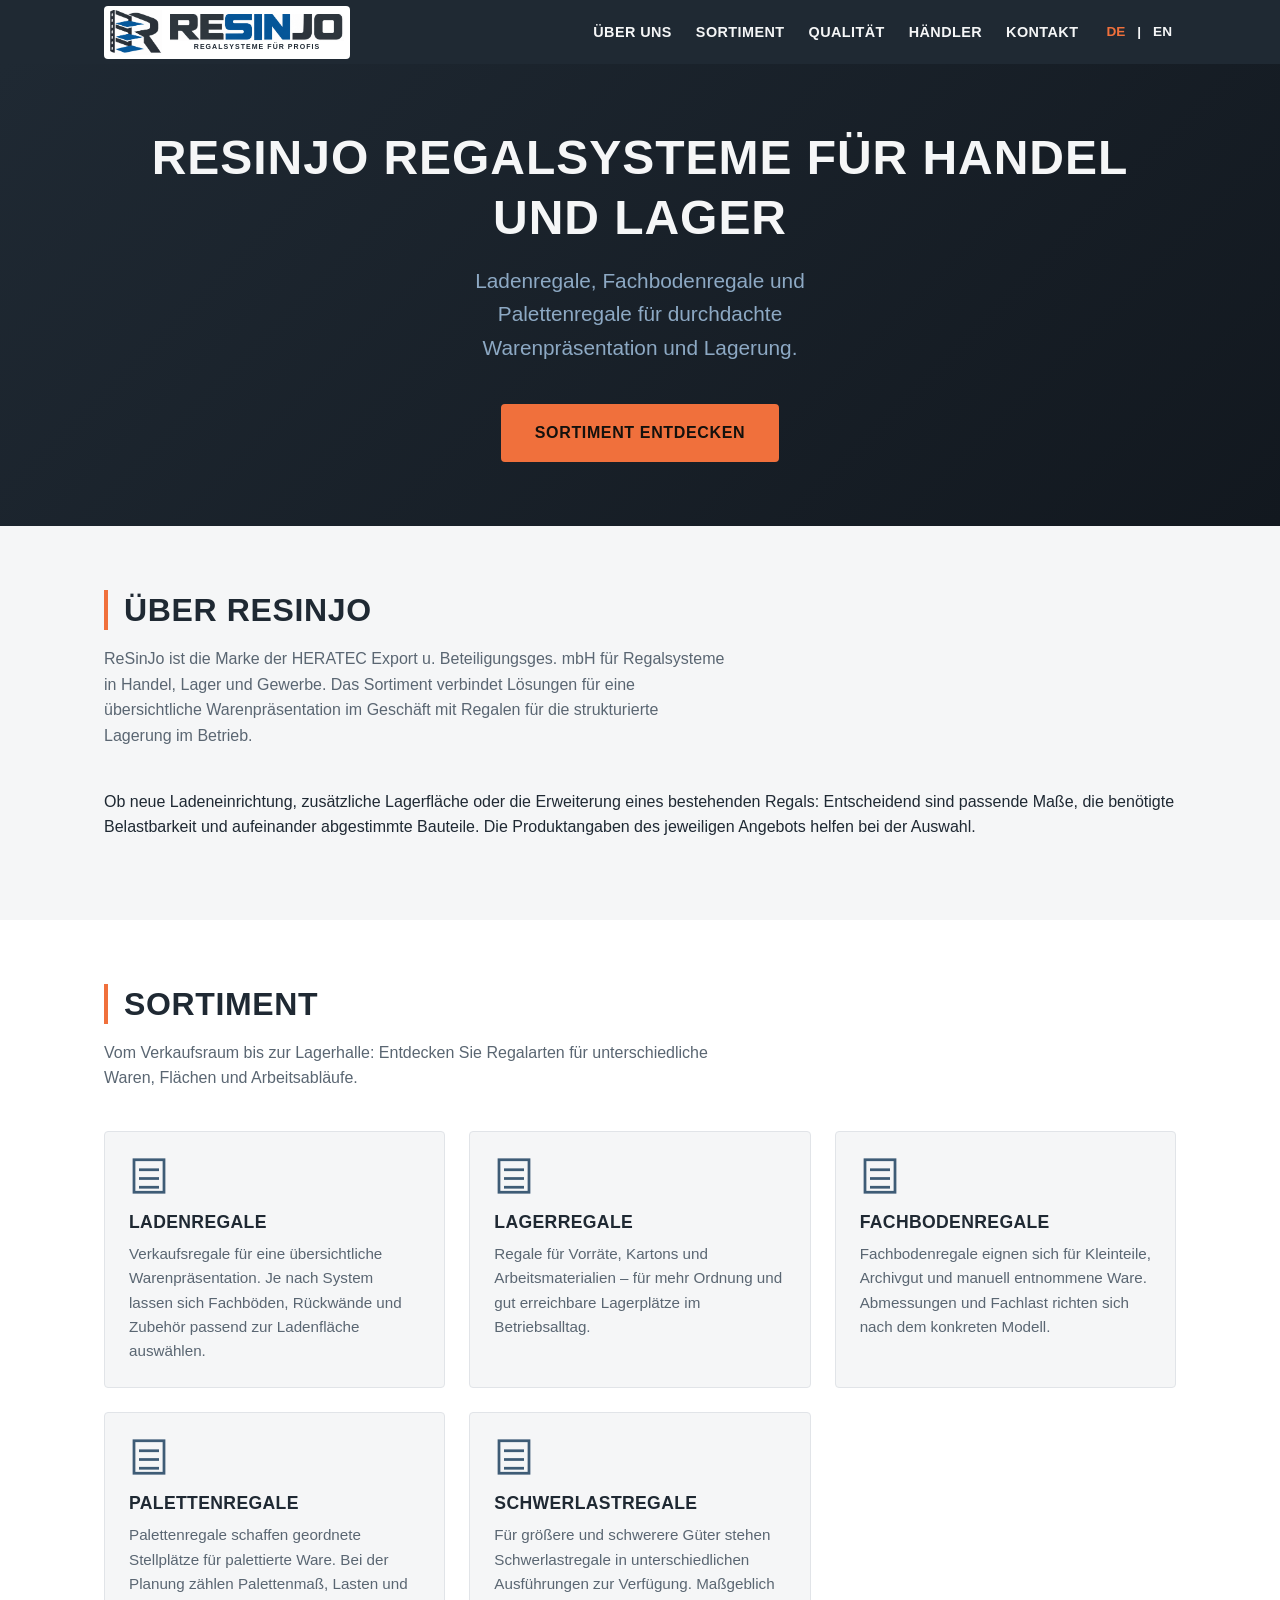
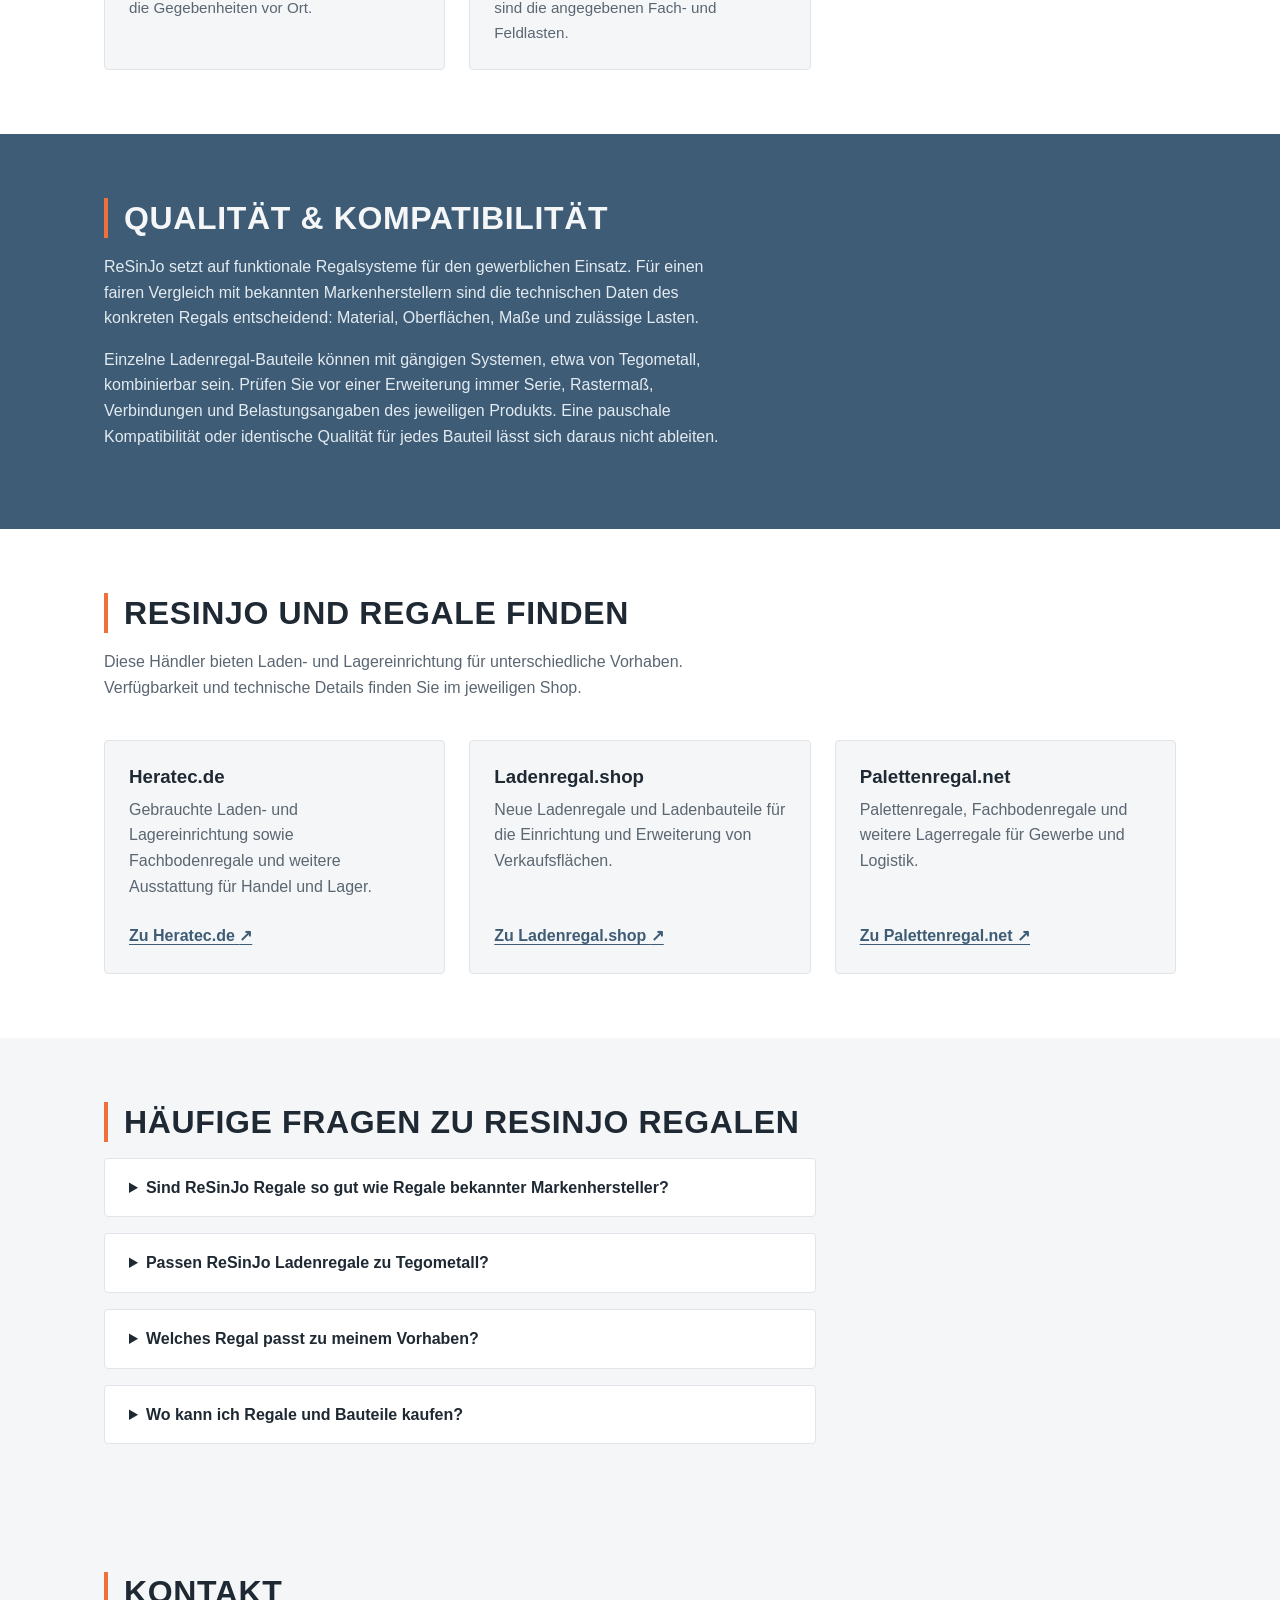
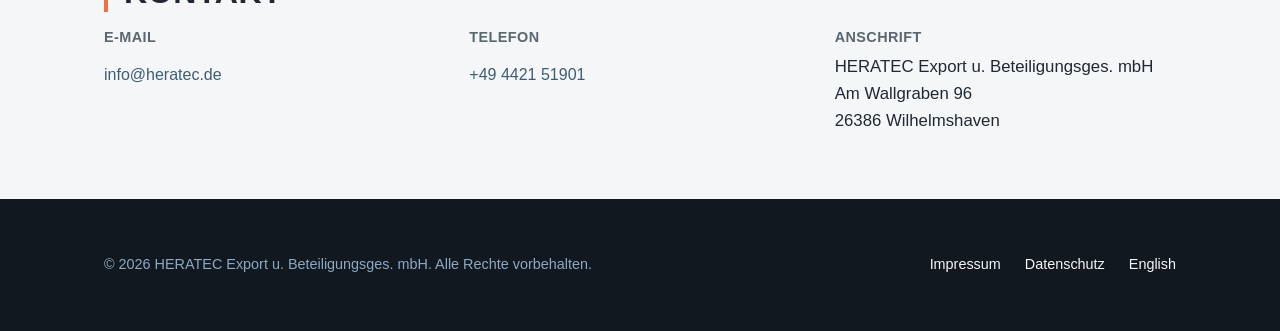
<file: index.html>
<!doctype html>
<html lang="de">
<head>
<meta charset="UTF-8">
<meta name="viewport" content="width=device-width, initial-scale=1">
<title>ReSinJo Regalsysteme: Ladenregale &amp; Lagerregale</title>
<meta name="description" content="ReSinJo Regalsysteme für Handel und Lager: Ladenregale, Fachbodenregale, Palettenregale und Schwerlastregale. Sortiment, Qualität und Bezugsquellen entdecken.">
<link rel="canonical" href="https://www.resinjo.de/">
<link rel="alternate" hreflang="de" href="https://www.resinjo.de/">
<link rel="alternate" hreflang="en" href="https://www.resinjo.com/">
<link rel="alternate" hreflang="x-default" href="https://www.resinjo.com/">
<meta property="og:type" content="website">
<meta property="og:site_name" content="ReSinJo">
<meta property="og:title" content="ReSinJo Regalsysteme: Ladenregale &amp; Lagerregale">
<meta property="og:description" content="Ladenregale, Fachbodenregale, Palettenregale und Schwerlastregale für Handel und Lager.">
<meta property="og:url" content="https://www.resinjo.de/">
<meta property="og:locale" content="de_DE">
<meta name="theme-color" content="#1f2933">
<link rel="icon" type="image/png" href="assets/resinjo-logo.png">
<link rel="stylesheet" href="styles.css">
<script type="application/ld+json">
{
  "@context": "https://schema.org",
  "@type": "Organization",
  "name": "ReSinJo",
  "url": "https://www.resinjo.de/",
  "brand": "ReSinJo",
  "email": "info@heratec.de",
  "telephone": "+49442151901",
  "parentOrganization": {
    "@type": "Organization",
    "name": "HERATEC Export u. Beteiligungsges. mbH"
  }
}
</script>
</head>
<body>
<header class="site-header">
  <div class="container">
    <a class="logo" href="index.html" aria-label="RESINJO Startseite">
      <span class="logo-mark" aria-hidden="true"></span>
      <span class="logo-type"><span class="logo-wordmark" aria-hidden="true"></span><span class="logo-tagline">REGALSYSTEME FÜR PROFIS</span></span>
    </a>
    <div class="header-right">
      <nav id="main-nav" class="main-nav" aria-label="Hauptnavigation">
        <ul>
          <li><a href="#about">Über uns</a></li>
          <li><a href="#range">Sortiment</a></li>
          <li><a href="#quality">Qualität</a></li>
          <li><a href="#dealers">Händler</a></li>
          <li><a href="#contact">Kontakt</a></li>
        </ul>
      </nav>
      <div class="lang-switch">
        <a href="index.html" aria-current="true">DE</a>
        <span aria-hidden="true">|</span>
        <a href="https://www.resinjo.com/">EN</a>
      </div>
      <button class="nav-toggle" type="button" aria-controls="main-nav" aria-expanded="false" aria-label="Navigation umschalten">
        <svg viewBox="0 0 24 24" fill="none" stroke="currentColor" stroke-width="2" stroke-linecap="round" aria-hidden="true" focusable="false">
          <line x1="3" y1="6" x2="21" y2="6"/>
          <line x1="3" y1="12" x2="21" y2="12"/>
          <line x1="3" y1="18" x2="21" y2="18"/>
        </svg>
      </button>
    </div>
  </div>
</header>

<main>
  <section class="hero">
    <div class="container">
      <h1>ReSinJo Regalsysteme für Handel und Lager</h1>
      <p class="lead">Ladenregale, Fachbodenregale und Palettenregale für durchdachte Warenpräsentation und Lagerung.</p>
      <a class="button" href="#range">Sortiment entdecken</a>
    </div>
  </section>

  <section id="about" class="section">
    <div class="container">
      <h2 class="section-title">Über ReSinJo</h2>
      <p class="section-lead">ReSinJo ist die Marke der HERATEC Export u. Beteiligungsges. mbH für Regalsysteme in Handel, Lager und Gewerbe. Das Sortiment verbindet Lösungen für eine übersichtliche Warenpräsentation im Geschäft mit Regalen für die strukturierte Lagerung im Betrieb.</p>
      <p>Ob neue Ladeneinrichtung, zusätzliche Lagerfläche oder die Erweiterung eines bestehenden Regals: Entscheidend sind passende Maße, die benötigte Belastbarkeit und aufeinander abgestimmte Bauteile. Die Produktangaben des jeweiligen Angebots helfen bei der Auswahl.</p>
    </div>
  </section>

  <section id="range" class="section section--alt">
    <div class="container">
      <h2 class="section-title">Sortiment</h2>
      <p class="section-lead">Vom Verkaufsraum bis zur Lagerhalle: Entdecken Sie Regalarten für unterschiedliche Waren, Flächen und Arbeitsabläufe.</p>
      <div class="product-grid">
        <article class="product-card">
          <svg viewBox="0 0 32 32" fill="none" stroke="currentColor" stroke-width="2.2" aria-hidden="true" focusable="false"><rect x="4" y="3" width="24" height="26"/><line x1="8" y1="11" x2="24" y2="11"/><line x1="8" y1="18" x2="24" y2="18"/><line x1="8" y1="25" x2="24" y2="25"/></svg>
          <h3>Ladenregale</h3>
          <p>Verkaufsregale für eine übersichtliche Warenpräsentation. Je nach System lassen sich Fachböden, Rückwände und Zubehör passend zur Ladenfläche auswählen.</p>
        </article>
        <article class="product-card">
          <svg viewBox="0 0 32 32" fill="none" stroke="currentColor" stroke-width="2.2" aria-hidden="true" focusable="false"><rect x="4" y="3" width="24" height="26"/><line x1="8" y1="11" x2="24" y2="11"/><line x1="8" y1="18" x2="24" y2="18"/><line x1="8" y1="25" x2="24" y2="25"/></svg>
          <h3>Lagerregale</h3>
          <p>Regale für Vorräte, Kartons und Arbeitsmaterialien – für mehr Ordnung und gut erreichbare Lagerplätze im Betriebsalltag.</p>
        </article>
        <article class="product-card">
          <svg viewBox="0 0 32 32" fill="none" stroke="currentColor" stroke-width="2.2" aria-hidden="true" focusable="false"><rect x="4" y="3" width="24" height="26"/><line x1="8" y1="11" x2="24" y2="11"/><line x1="8" y1="18" x2="24" y2="18"/><line x1="8" y1="25" x2="24" y2="25"/></svg>
          <h3>Fachbodenregale</h3>
          <p>Fachbodenregale eignen sich für Kleinteile, Archivgut und manuell entnommene Ware. Abmessungen und Fachlast richten sich nach dem konkreten Modell.</p>
        </article>
        <article class="product-card">
          <svg viewBox="0 0 32 32" fill="none" stroke="currentColor" stroke-width="2.2" aria-hidden="true" focusable="false"><rect x="4" y="3" width="24" height="26"/><line x1="8" y1="11" x2="24" y2="11"/><line x1="8" y1="18" x2="24" y2="18"/><line x1="8" y1="25" x2="24" y2="25"/></svg>
          <h3>Palettenregale</h3>
          <p>Palettenregale schaffen geordnete Stellplätze für palettierte Ware. Bei der Planung zählen Palettenmaß, Lasten und die Gegebenheiten vor Ort.</p>
        </article>
        <article class="product-card">
          <svg viewBox="0 0 32 32" fill="none" stroke="currentColor" stroke-width="2.2" aria-hidden="true" focusable="false"><rect x="4" y="3" width="24" height="26"/><line x1="8" y1="11" x2="24" y2="11"/><line x1="8" y1="18" x2="24" y2="18"/><line x1="8" y1="25" x2="24" y2="25"/></svg>
          <h3>Schwerlastregale</h3>
          <p>Für größere und schwerere Güter stehen Schwerlastregale in unterschiedlichen Ausführungen zur Verfügung. Maßgeblich sind die angegebenen Fach- und Feldlasten.</p>
        </article>
      </div>
    </div>
  </section>

  <section id="quality" class="section quality">
    <div class="container">
      <h2 class="section-title">Qualität &amp; Kompatibilität</h2>
      <p>ReSinJo setzt auf funktionale Regalsysteme für den gewerblichen Einsatz. Für einen fairen Vergleich mit bekannten Markenherstellern sind die technischen Daten des konkreten Regals entscheidend: Material, Oberflächen, Maße und zulässige Lasten.</p>
      <p>Einzelne Ladenregal-Bauteile können mit gängigen Systemen, etwa von Tegometall, kombinierbar sein. Prüfen Sie vor einer Erweiterung immer Serie, Rastermaß, Verbindungen und Belastungsangaben des jeweiligen Produkts. Eine pauschale Kompatibilität oder identische Qualität für jedes Bauteil lässt sich daraus nicht ableiten.</p>
    </div>
  </section>

  <section id="dealers" class="section section--alt">
    <div class="container">
      <h2 class="section-title">ReSinJo und Regale finden</h2>
      <p class="section-lead">Diese Händler bieten Laden- und Lagereinrichtung für unterschiedliche Vorhaben. Verfügbarkeit und technische Details finden Sie im jeweiligen Shop.</p>
      <div class="dealer-grid">
        <article class="dealer-card">
          <h3>Heratec.de</h3>
          <p>Gebrauchte Laden- und Lagereinrichtung sowie Fachbodenregale und weitere Ausstattung für Handel und Lager.</p>
          <a href="https://heratec.de/">Zu Heratec.de <span aria-hidden="true">↗</span></a>
        </article>
        <article class="dealer-card">
          <h3>Ladenregal.shop</h3>
          <p>Neue Ladenregale und Ladenbauteile für die Einrichtung und Erweiterung von Verkaufsflächen.</p>
          <a href="https://ladenregal.shop/">Zu Ladenregal.shop <span aria-hidden="true">↗</span></a>
        </article>
        <article class="dealer-card">
          <h3>Palettenregal.net</h3>
          <p>Palettenregale, Fachbodenregale und weitere Lagerregale für Gewerbe und Logistik.</p>
          <a href="https://www.palettenregal.net/">Zu Palettenregal.net <span aria-hidden="true">↗</span></a>
        </article>
      </div>
    </div>
  </section>

  <section id="faq" class="section">
    <div class="container">
      <h2 class="section-title">Häufige Fragen zu ReSinJo Regalen</h2>
      <div class="faq-list">
        <details><summary>Sind ReSinJo Regale so gut wie Regale bekannter Markenhersteller?</summary><p>Ob ein Regal für Ihren Einsatz gleichwertig geeignet ist, hängt vom konkreten Modell ab. Vergleichen Sie Maße, Material, Verarbeitung und die ausgewiesenen Fach- und Feldlasten. Eine allgemeine Gleichwertigkeit für alle Produkte wäre ohne produktspezifischen Vergleich nicht seriös.</p></details>
        <details><summary>Passen ReSinJo Ladenregale zu Tegometall?</summary><p>Bei einzelnen Bauteilen ist eine Kombination mit gängigen Systemen möglich. Die Passung hängt von Serie, Rastermaß und Verbindung ab. Vergleichen Sie die Produktdaten oder fragen Sie vor dem Kauf beim jeweiligen Händler nach.</p></details>
        <details><summary>Welches Regal passt zu meinem Vorhaben?</summary><p>Für die Warenpräsentation eignen sich Ladenregale, für manuell entnommene Kleinteile Fachbodenregale und für palettierte Ware Palettenregale. Bei schweren Gütern prüfen Sie zusätzlich die angegebenen Lasten und die Anforderungen am Aufstellort.</p></details>
        <details><summary>Wo kann ich Regale und Bauteile kaufen?</summary><p>Die oben verlinkten Händler führen unterschiedliche Sortimente: gebrauchte Einrichtung und Lagerausstattung bei Heratec.de, neue Ladenregale und Bauteile bei Ladenregal.shop sowie Paletten- und weitere Lagerregale bei Palettenregal.net.</p></details>
      </div>
    </div>
  </section>

  <section id="contact" class="section">
    <div class="container">
      <h2 class="section-title">Kontakt</h2>
      <div class="contact-grid">
        <div class="contact-item">
          <h3>E-Mail</h3>
          <p><a href="mailto:info@heratec.de">info@heratec.de</a></p>
        </div>
        <div class="contact-item">
          <h3>Telefon</h3>
          <p><a href="tel:+49442151901">+49 4421 51901</a></p>
        </div>
        <div class="contact-item">
          <h3>Anschrift</h3>
          <address>HERATEC Export u. Beteiligungsges. mbH<br>Am Wallgraben 96<br>26386 Wilhelmshaven</address>
        </div>
      </div>
    </div>
  </section>
</main>

<footer class="site-footer">
  <div class="container footer-inner">
    <p>&copy; <span id="year">2026</span> HERATEC Export u. Beteiligungsges. mbH. Alle Rechte vorbehalten.</p>
    <ul class="footer-links">
      <li><a href="impressum.html">Impressum</a></li>
      <li><a href="datenschutz.html">Datenschutz</a></li>
      <li><a href="https://www.resinjo.com/">English</a></li>
    </ul>
  </div>
</footer>

<script defer src="script.js"></script>
</body>
</html>
</file>
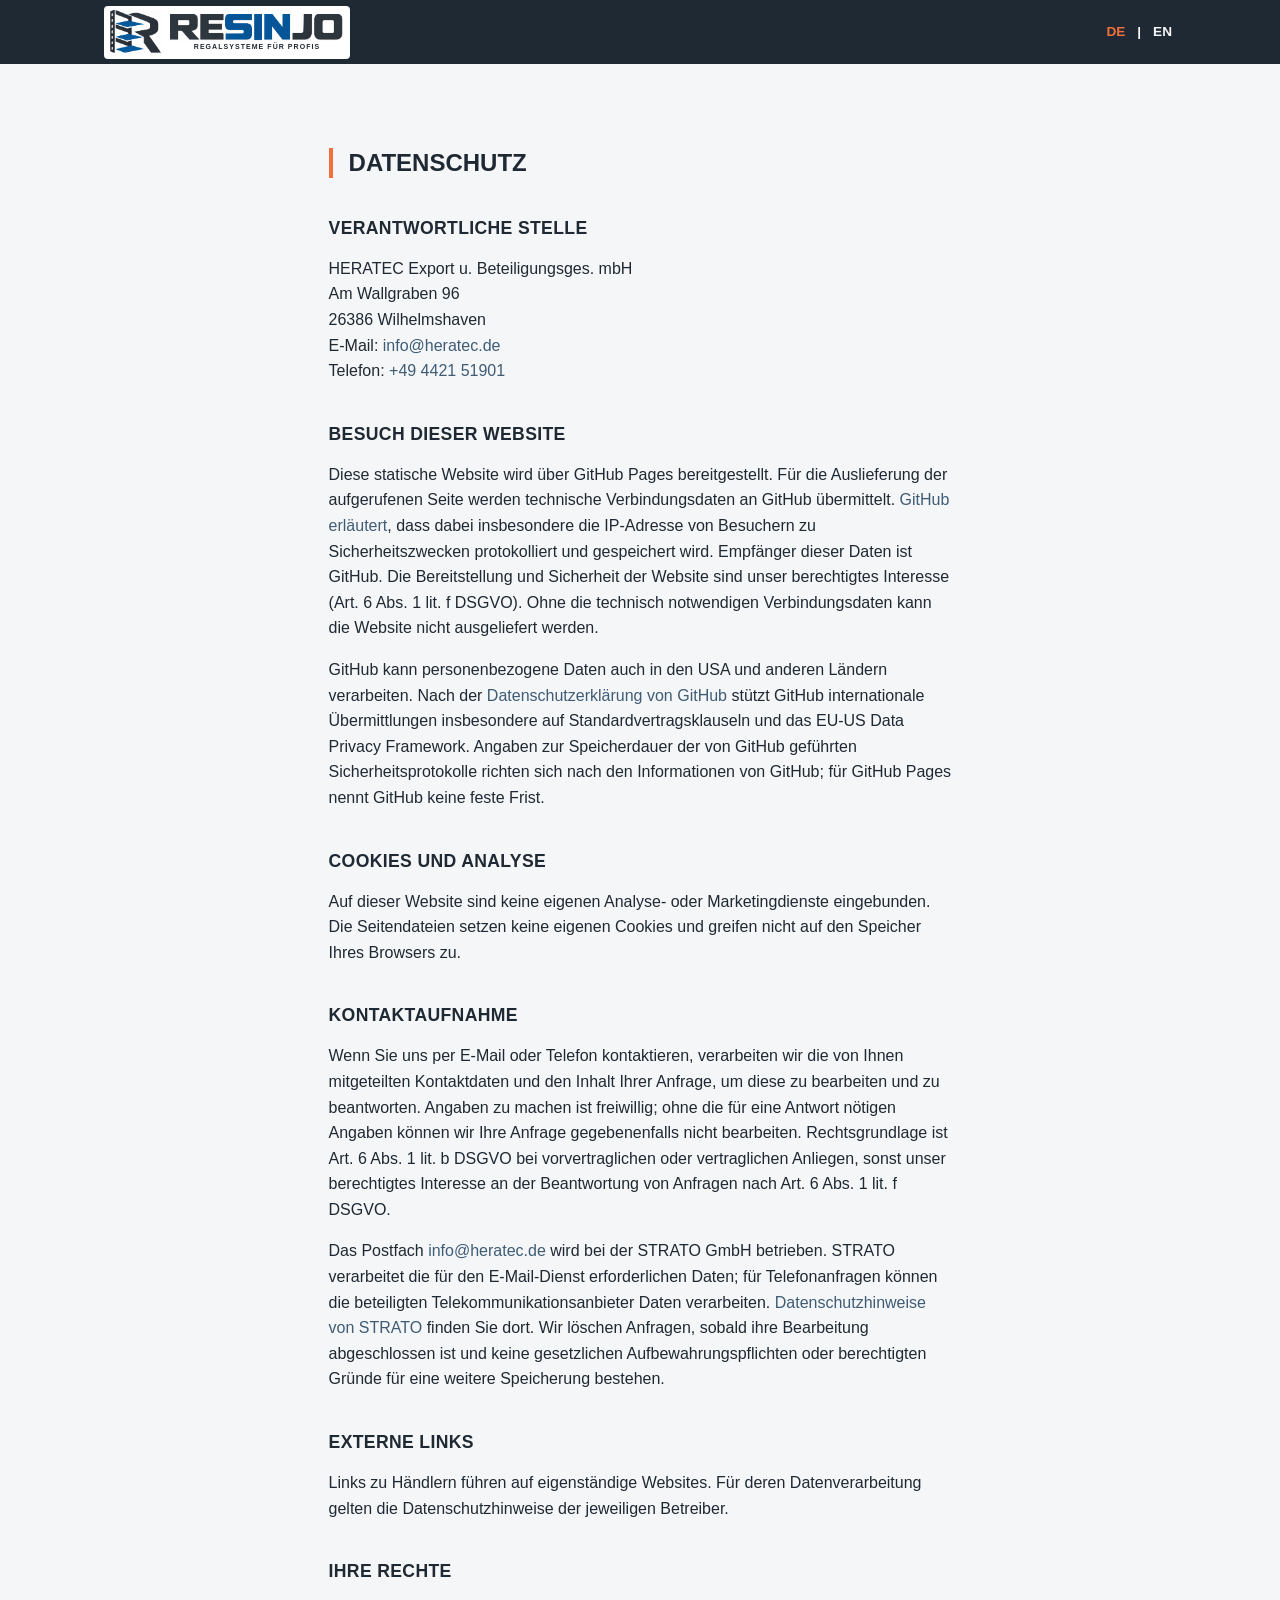
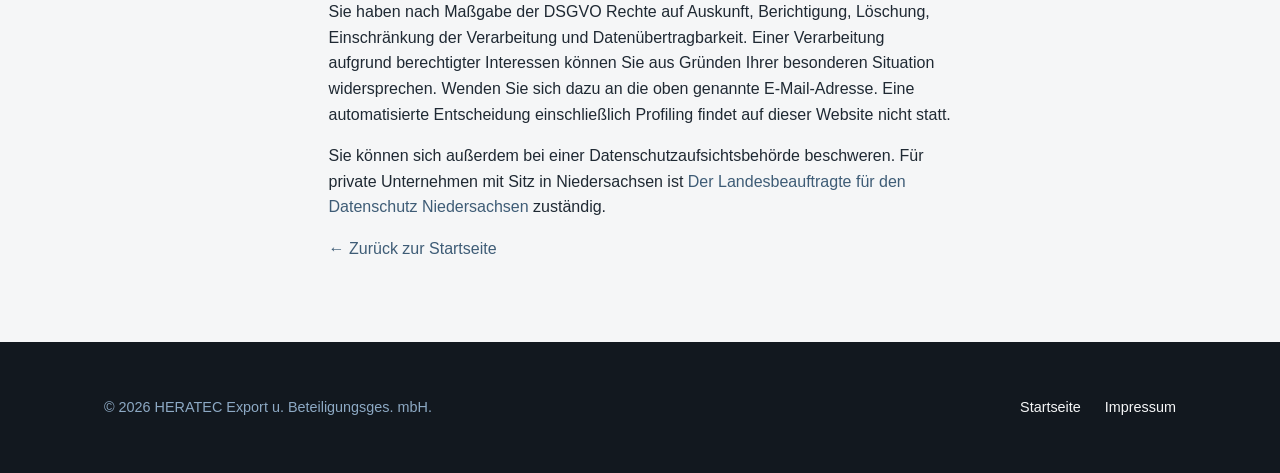
<file: datenschutz.html>
<!doctype html>
<html lang="de">
<head>
<meta charset="UTF-8">
<meta name="viewport" content="width=device-width, initial-scale=1">
<title>Datenschutz – ReSinJo</title>
<meta name="description" content="Datenschutzhinweise für die Website der Marke ReSinJo.">
<link rel="canonical" href="https://www.resinjo.de/datenschutz.html">
<link rel="alternate" hreflang="de" href="https://www.resinjo.de/datenschutz.html">
<link rel="alternate" hreflang="en" href="https://www.resinjo.com/datenschutz.html">
<link rel="alternate" hreflang="x-default" href="https://www.resinjo.com/datenschutz.html">
<meta name="theme-color" content="#1f2933">
<link rel="icon" type="image/png" href="assets/resinjo-logo.png">
<link rel="stylesheet" href="styles.css">
</head>
<body>
<header class="site-header">
  <div class="container">
    <a class="logo" href="index.html" aria-label="RESINJO Startseite">
      <span class="logo-mark" aria-hidden="true"></span>
      <span class="logo-type"><span class="logo-wordmark" aria-hidden="true"></span><span class="logo-tagline">REGALSYSTEME FÜR PROFIS</span></span>
    </a>
    <div class="lang-switch"><a href="datenschutz.html" aria-current="true">DE</a><span aria-hidden="true">|</span><a href="https://www.resinjo.com/datenschutz.html">EN</a></div>
  </div>
</header>
<main class="container"><article class="legal">
  <h1>Datenschutz</h1>
  <h2>Verantwortliche Stelle</h2>
  <p>HERATEC Export u. Beteiligungsges. mbH<br>Am Wallgraben 96<br>26386 Wilhelmshaven<br>E-Mail: <a href="mailto:info@heratec.de">info@heratec.de</a><br>Telefon: <a href="tel:+49442151901">+49 4421 51901</a></p>
  <h2>Besuch dieser Website</h2>
  <p>Diese statische Website wird über GitHub Pages bereitgestellt. Für die Auslieferung der aufgerufenen Seite werden technische Verbindungsdaten an GitHub übermittelt. <a href="https://docs.github.com/de/pages/getting-started-with-github-pages/what-is-github-pages">GitHub erläutert</a>, dass dabei insbesondere die IP-Adresse von Besuchern zu Sicherheitszwecken protokolliert und gespeichert wird. Empfänger dieser Daten ist GitHub. Die Bereitstellung und Sicherheit der Website sind unser berechtigtes Interesse (Art. 6 Abs. 1 lit. f DSGVO). Ohne die technisch notwendigen Verbindungsdaten kann die Website nicht ausgeliefert werden.</p>
  <p>GitHub kann personenbezogene Daten auch in den USA und anderen Ländern verarbeiten. Nach der <a href="https://docs.github.com/de/site-policy/privacy-policies/github-general-privacy-statement">Datenschutzerklärung von GitHub</a> stützt GitHub internationale Übermittlungen insbesondere auf Standardvertragsklauseln und das EU-US Data Privacy Framework. Angaben zur Speicherdauer der von GitHub geführten Sicherheitsprotokolle richten sich nach den Informationen von GitHub; für GitHub Pages nennt GitHub keine feste Frist.</p>
  <h2>Cookies und Analyse</h2>
  <p>Auf dieser Website sind keine eigenen Analyse- oder Marketingdienste eingebunden. Die Seitendateien setzen keine eigenen Cookies und greifen nicht auf den Speicher Ihres Browsers zu.</p>
  <h2>Kontaktaufnahme</h2>
  <p>Wenn Sie uns per E-Mail oder Telefon kontaktieren, verarbeiten wir die von Ihnen mitgeteilten Kontaktdaten und den Inhalt Ihrer Anfrage, um diese zu bearbeiten und zu beantworten. Angaben zu machen ist freiwillig; ohne die für eine Antwort nötigen Angaben können wir Ihre Anfrage gegebenenfalls nicht bearbeiten. Rechtsgrundlage ist Art. 6 Abs. 1 lit. b DSGVO bei vorvertraglichen oder vertraglichen Anliegen, sonst unser berechtigtes Interesse an der Beantwortung von Anfragen nach Art. 6 Abs. 1 lit. f DSGVO.</p>
  <p>Das Postfach <a href="mailto:info@heratec.de">info@heratec.de</a> wird bei der STRATO GmbH betrieben. STRATO verarbeitet die für den E-Mail-Dienst erforderlichen Daten; für Telefonanfragen können die beteiligten Telekommunikationsanbieter Daten verarbeiten. <a href="https://www.strato.de/datenschutz/">Datenschutzhinweise von STRATO</a> finden Sie dort. Wir löschen Anfragen, sobald ihre Bearbeitung abgeschlossen ist und keine gesetzlichen Aufbewahrungspflichten oder berechtigten Gründe für eine weitere Speicherung bestehen.</p>
  <h2>Externe Links</h2>
  <p>Links zu Händlern führen auf eigenständige Websites. Für deren Datenverarbeitung gelten die Datenschutzhinweise der jeweiligen Betreiber.</p>
  <h2>Ihre Rechte</h2>
  <p>Sie haben nach Maßgabe der DSGVO Rechte auf Auskunft, Berichtigung, Löschung, Einschränkung der Verarbeitung und Datenübertragbarkeit. Einer Verarbeitung aufgrund berechtigter Interessen können Sie aus Gründen Ihrer besonderen Situation widersprechen. Wenden Sie sich dazu an die oben genannte E-Mail-Adresse. Eine automatisierte Entscheidung einschließlich Profiling findet auf dieser Website nicht statt.</p>
  <p>Sie können sich außerdem bei einer Datenschutzaufsichtsbehörde beschweren. Für private Unternehmen mit Sitz in Niedersachsen ist <a href="https://www.lfd.niedersachsen.de/wirtschaft/aufsicht_durch_die_datenschutzbehorde/datenschutzaufsicht-in-der-wirtschaft-56036.html">Der Landesbeauftragte für den Datenschutz Niedersachsen</a> zuständig.</p>
  <p><a href="index.html">&larr; Zurück zur Startseite</a></p>
</article></main>
<footer class="site-footer"><div class="container footer-inner"><p>&copy; <span id="year">2026</span> HERATEC Export u. Beteiligungsges. mbH.</p><ul class="footer-links"><li><a href="index.html">Startseite</a></li><li><a href="impressum.html">Impressum</a></li></ul></div></footer>
<script defer src="script.js"></script>
</body>
</html>
</file>
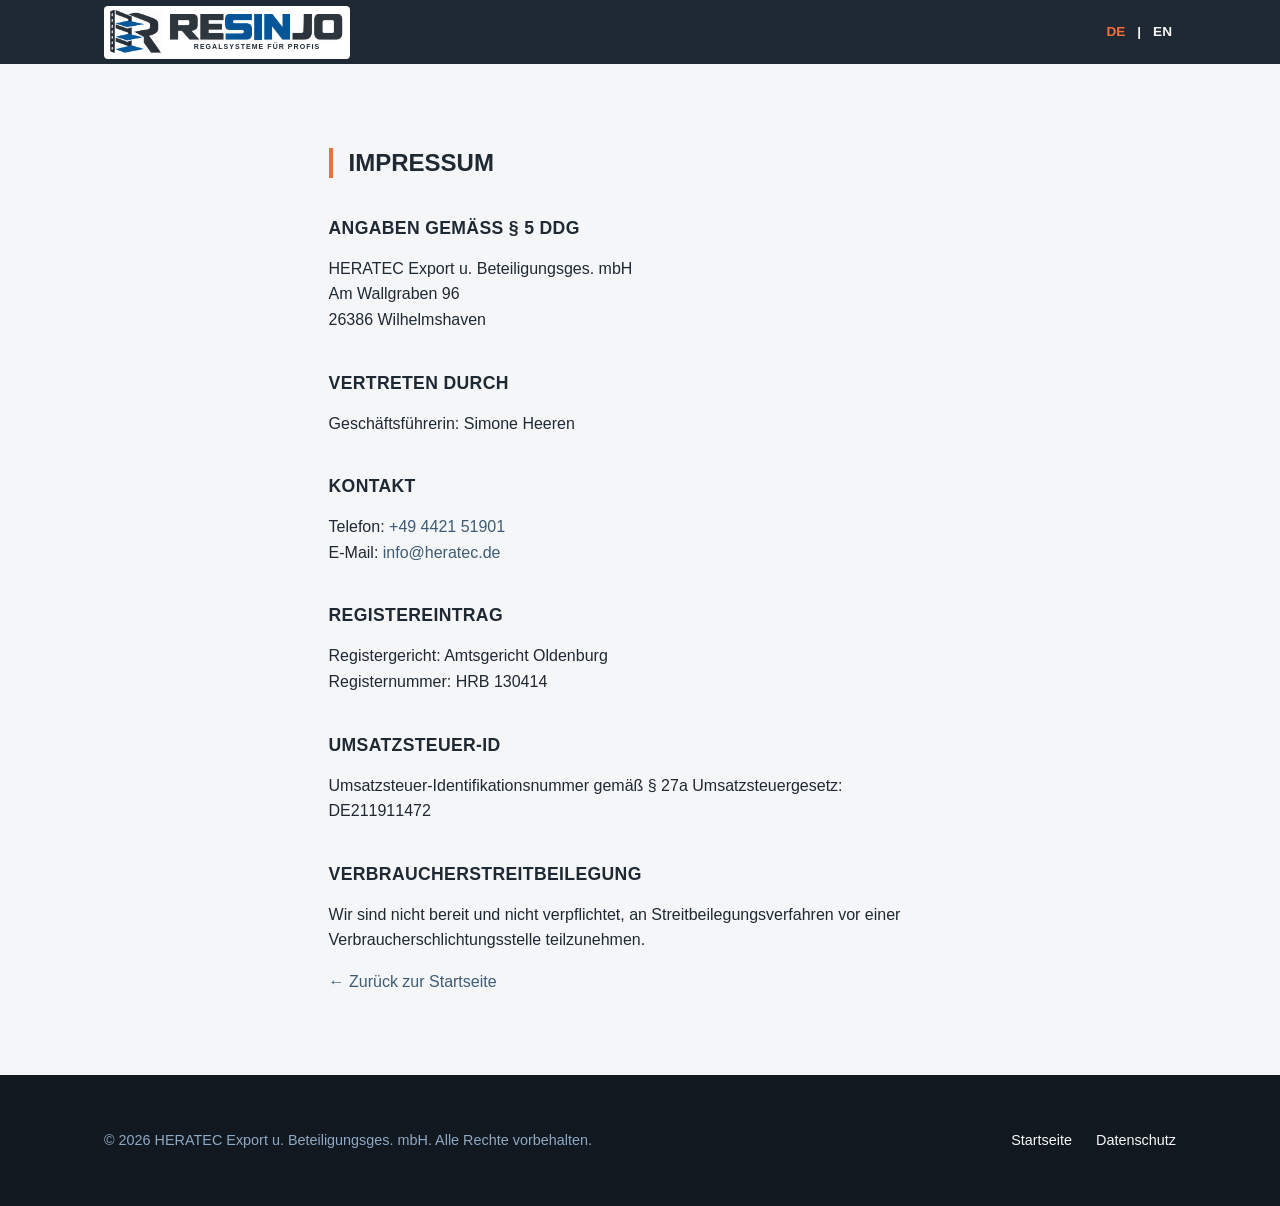
<file: impressum.html>
<!doctype html>
<html lang="de">
<head>
<meta charset="UTF-8">
<meta name="viewport" content="width=device-width, initial-scale=1">
<title>Impressum – ReSinJo</title>
<meta name="description" content="Impressum der Marke ReSinJo, betrieben von der HERATEC Export u. Beteiligungsges. mbH.">
<link rel="canonical" href="https://www.resinjo.de/impressum.html">
<link rel="alternate" hreflang="de" href="https://www.resinjo.de/impressum.html">
<link rel="alternate" hreflang="en" href="https://www.resinjo.com/impressum.html">
<link rel="alternate" hreflang="x-default" href="https://www.resinjo.com/impressum.html">
<meta name="theme-color" content="#1f2933">
<link rel="icon" type="image/png" href="assets/resinjo-logo.png">
<link rel="stylesheet" href="styles.css">
</head>
<body>
<header class="site-header">
  <div class="container">
    <a class="logo" href="index.html" aria-label="RESINJO Startseite">
      <span class="logo-mark" aria-hidden="true"></span>
      <span class="logo-type"><span class="logo-wordmark" aria-hidden="true"></span><span class="logo-tagline">REGALSYSTEME FÜR PROFIS</span></span>
    </a>
    <div class="header-right">
      <div class="lang-switch">
        <a href="impressum.html" aria-current="true">DE</a>
        <span aria-hidden="true">|</span>
        <a href="https://www.resinjo.com/impressum.html">EN</a>
      </div>
    </div>
  </div>
</header>
<main class="container">
  <article class="legal">
    <h1>Impressum</h1>

    <h2>Angaben gemäß § 5 DDG</h2>
    <p>HERATEC Export u. Beteiligungsges. mbH<br>
    Am Wallgraben 96<br>
    26386 Wilhelmshaven</p>

    <h2>Vertreten durch</h2>
    <p>Geschäftsführerin: Simone Heeren</p>

    <h2>Kontakt</h2>
    <p>Telefon: <a href="tel:+49442151901">+49 4421 51901</a><br>
    E-Mail: <a href="mailto:info@heratec.de">info@heratec.de</a></p>

    <h2>Registereintrag</h2>
    <p>Registergericht: Amtsgericht Oldenburg<br>
    Registernummer: HRB 130414</p>

    <h2>Umsatzsteuer-ID</h2>
    <p>Umsatzsteuer-Identifikationsnummer gemäß § 27a Umsatzsteuergesetz:<br>
    DE211911472</p>

    <h2>Verbraucherstreitbeilegung</h2>
    <p>Wir sind nicht bereit und nicht verpflichtet, an Streitbeilegungsverfahren vor einer Verbraucherschlichtungsstelle teilzunehmen.</p>

    <p><a href="index.html">&larr; Zurück zur Startseite</a></p>
  </article>
</main>
<footer class="site-footer">
  <div class="container footer-inner">
    <p>&copy; <span id="year">2026</span> HERATEC Export u. Beteiligungsges. mbH. Alle Rechte vorbehalten.</p>
    <ul class="footer-links">
      <li><a href="index.html">Startseite</a></li>
      <li><a href="datenschutz.html">Datenschutz</a></li>
    </ul>
  </div>
</footer>
<script defer src="script.js"></script>
</body>
</html>
</file>
<file: styles.css>
:root {
  --color-bg: #f5f6f7;
  --color-surface: #ffffff;
  --color-graphite: #1f2933;
  --color-graphite-dark: #12181f;
  --color-steel: #3e5c76;
  --color-steel-light: #8da9c4;
  --color-accent: #f0703c;
  --color-accent-ink: #b8471a;
  --color-accent-tint: #ffc9b3;
  --color-text: #1f2933;
  --color-text-muted: #5a6672;
  --color-text-on-dark: #f5f6f7;
  --color-border: #e1e4e8;
  --font-sans: -apple-system, BlinkMacSystemFont, "Segoe UI", Roboto, "Helvetica Neue", Arial, sans-serif;
  --max-width: 1120px;
  --space-1: 0.5rem;
  --space-2: 1rem;
  --space-3: 1.5rem;
  --space-4: 2.5rem;
  --space-5: 4rem;
  --radius: 4px;
}

*, *::before, *::after { box-sizing: border-box; }
html { scroll-behavior: smooth; scroll-padding-top: 5rem; }

@media (prefers-reduced-motion: reduce) {
  html { scroll-behavior: auto; }
}
body {
  margin: 0;
  font-family: var(--font-sans);
  color: var(--color-text);
  background: var(--color-bg);
  line-height: 1.6;
  -webkit-font-smoothing: antialiased;
}
svg { max-width: 100%; display: block; }
a { color: var(--color-steel); text-decoration: none; }
a:hover { color: var(--color-accent); }
a:focus-visible, button:focus-visible {
  outline: 3px solid var(--color-accent);
  outline-offset: 2px;
}
h1, h2, h3 { line-height: 1.25; }
.placeholder { color: var(--color-accent-ink); font-weight: 700; }

.container {
  max-width: var(--max-width);
  margin-inline: auto;
  padding-inline: var(--space-3);
}

/* Header */
.site-header {
  position: sticky;
  top: 0;
  z-index: 50;
  background: var(--color-graphite);
  color: var(--color-text-on-dark);
}
.site-header .container {
  position: relative;
  display: flex;
  align-items: center;
  justify-content: space-between;
  min-height: 64px;
}
.logo {
  display: inline-flex;
  align-items: center;
  flex: 0 0 auto;
  gap: 8px;
  padding: 4px 6px;
  border-radius: var(--radius);
  background: #fff;
  color: var(--color-graphite);
}
.logo-mark, .logo-wordmark { display: block; flex: none; background-image: url("assets/resinjo-logo.png"); background-repeat: no-repeat; }
.logo-mark { width: 52px; height: 45px; background-size: 100px 100px; background-position: -26px -16px; }
.logo-type { display: flex; flex-direction: column; align-items: center; line-height: 1; }
.logo-wordmark { width: 174px; height: 27px; background-size: 184px 184px; background-position: -6px -116px; }
.logo-tagline { max-width: 174px; margin-top: 2px; font-size: 7px; font-weight: 700; letter-spacing: 0.15em; text-align: center; white-space: nowrap; }

@media (max-width: 440px) {
  .logo { gap: 5px; padding: 4px 5px; }
  .logo-mark { width: 34px; height: 31px; background-size: 66px 66px; background-position: -17px -10px; }
  .logo-wordmark { width: 118px; height: 19px; background-size: 125px 125px; background-position: -4px -79px; }
  .logo-tagline { max-width: 118px; font-size: 6px; line-height: 1.1; letter-spacing: 0; white-space: normal; }
}
@media (max-width: 360px) {
  .site-header .container { padding-inline: 12px; }
  .site-header .header-right { gap: 8px; }
}

.header-right { display: flex; align-items: center; gap: var(--space-3); }

.main-nav {
  display: none;
  position: absolute;
  inset-inline: 0;
  top: 100%;
  background: var(--color-graphite);
  padding: var(--space-2) var(--space-3) var(--space-3);
}
.main-nav.is-open { display: block; }
.main-nav ul { list-style: none; margin: 0; padding: 0; display: flex; flex-direction: column; gap: var(--space-2); }
.main-nav a { color: var(--color-text-on-dark); font-weight: 600; font-size: 0.9rem; letter-spacing: 0.03em; text-transform: uppercase; }

.lang-switch { display: flex; gap: var(--space-1); align-items: center; font-size: 0.85rem; font-weight: 700; }
.lang-switch a { color: var(--color-text-on-dark); padding: 0.25rem; }
.lang-switch a[aria-current="true"] { color: var(--color-accent); }

.nav-toggle {
  display: inline-flex;
  background: none;
  border: 2px solid currentColor;
  color: var(--color-text-on-dark);
  border-radius: var(--radius);
  padding: 0.4rem 0.6rem;
  cursor: pointer;
}
.nav-toggle svg { width: 20px; height: 20px; }

@media (min-width: 960px) {
  .main-nav { display: block; position: static; background: none; padding: 0; }
  .main-nav ul { flex-direction: row; gap: var(--space-3); }
  .nav-toggle { display: none; }
}

/* Hero */
.hero {
  background: linear-gradient(135deg, var(--color-graphite) 0%, var(--color-graphite-dark) 100%);
  color: var(--color-text-on-dark);
  padding: var(--space-5) 0;
  text-align: center;
}
.hero h1 {
  font-size: clamp(1.9rem, 5vw, 3rem);
  margin: 0 0 var(--space-2);
  text-transform: uppercase;
  letter-spacing: 0.02em;
}
.hero .lead {
  font-size: clamp(1.05rem, 2.4vw, 1.3rem);
  color: var(--color-steel-light);
  max-width: 40ch;
  margin: 0 auto var(--space-4);
}
.button {
  display: inline-block;
  background: var(--color-accent);
  color: #14110d;
  font-weight: 700;
  text-transform: uppercase;
  letter-spacing: 0.04em;
  padding: 0.9rem 2rem;
  border-radius: var(--radius);
  border: 2px solid var(--color-accent);
}
.button:hover, .button:focus-visible { background: transparent; color: var(--color-accent); }

/* Sections */
.section { padding: var(--space-5) 0; }
.section--alt { background: var(--color-surface); }
.section-title {
  font-size: clamp(1.5rem, 3.5vw, 2rem);
  text-transform: uppercase;
  letter-spacing: 0.02em;
  margin: 0 0 var(--space-2);
  border-left: 4px solid var(--color-accent);
  padding-left: var(--space-2);
}
.section-lead { color: var(--color-text-muted); max-width: 70ch; margin: 0 0 var(--space-4); }

/* Product grid */
.product-grid { display: grid; grid-template-columns: 1fr; gap: var(--space-3); }
@media (min-width: 640px) { .product-grid { grid-template-columns: repeat(2, 1fr); } }
@media (min-width: 960px) { .product-grid { grid-template-columns: repeat(3, 1fr); } }
.product-card {
  background: var(--color-bg);
  border: 1px solid var(--color-border);
  border-radius: var(--radius);
  padding: var(--space-3);
}
.product-card svg { width: 40px; height: 40px; color: var(--color-steel); margin-bottom: var(--space-2); }
.product-card h3 { margin: 0 0 var(--space-1); font-size: 1.1rem; text-transform: uppercase; letter-spacing: 0.02em; }
.product-card p { margin: 0; color: var(--color-text-muted); font-size: 0.95rem; }

/* Quality band */
.quality { background: var(--color-steel); color: var(--color-text-on-dark); }
.quality .section-title { border-left-color: var(--color-accent); color: var(--color-text-on-dark); }
.quality p { color: #e3ebf1; max-width: 70ch; }
.quality strong { color: var(--color-accent-tint); }

/* Dealers and FAQ */
.dealer-grid { display: grid; grid-template-columns: 1fr; gap: var(--space-3); }
@media (min-width: 700px) { .dealer-grid { grid-template-columns: repeat(3, 1fr); } }
.dealer-card { display: flex; flex-direction: column; background: var(--color-bg); border: 1px solid var(--color-border); border-radius: var(--radius); padding: var(--space-3); }
.dealer-card h3 { margin: 0 0 var(--space-1); }
.dealer-card p { margin: 0 0 var(--space-3); color: var(--color-text-muted); }
.dealer-card a { margin-top: auto; font-weight: 700; text-decoration: underline; text-underline-offset: 0.2em; }
.faq-list { max-width: 80ch; display: grid; gap: var(--space-2); }
.faq-list details { background: var(--color-surface); border: 1px solid var(--color-border); border-radius: var(--radius); padding: var(--space-2) var(--space-3); }
.faq-list summary { cursor: pointer; font-weight: 700; }
.faq-list details p { margin-bottom: 0; color: var(--color-text-muted); }

/* Contact */
.contact-grid { display: grid; gap: var(--space-3); }
@media (min-width: 640px) { .contact-grid { grid-template-columns: repeat(3, 1fr); } }
.contact-item h3 { margin: 0 0 var(--space-1); font-size: 0.9rem; text-transform: uppercase; letter-spacing: 0.03em; color: var(--color-text-muted); }
.contact-item address { font-style: normal; font-size: 1.05rem; }

/* Footer */
.site-footer { background: var(--color-graphite-dark); color: var(--color-steel-light); padding: var(--space-4) 0; font-size: 0.9rem; }
.footer-inner { display: flex; flex-wrap: wrap; gap: var(--space-2); justify-content: space-between; align-items: center; }
.site-footer a { color: var(--color-text-on-dark); }
.footer-links { list-style: none; display: flex; gap: var(--space-3); margin: 0; padding: 0; }

/* Legal / Impressum page */
.legal { padding: var(--space-5) 0; max-width: 70ch; margin-inline: auto; }
.legal h1 { text-transform: uppercase; border-left: 4px solid var(--color-accent); padding-left: var(--space-2); }
.legal h2 { margin-top: var(--space-4); font-size: 1.1rem; text-transform: uppercase; letter-spacing: 0.02em; }
.legal a:hover { color: var(--color-accent-ink); }
</file>
